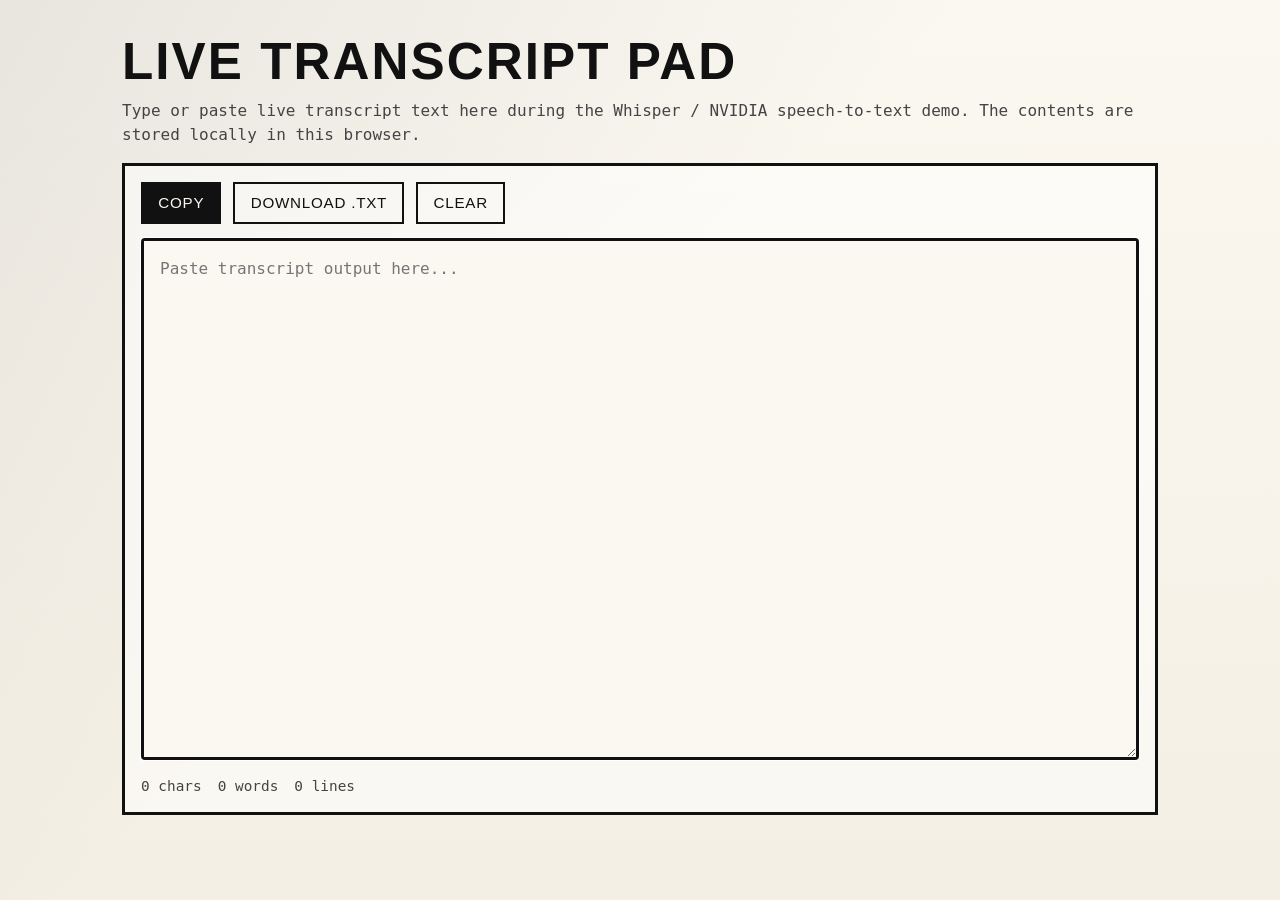
<file: slides/media/live-transcript-demo.html>
<!doctype html>
<html lang="en">
<head>
  <meta charset="utf-8">
  <meta name="viewport" content="width=device-width, initial-scale=1">
  <title>Live Transcript Pad</title>
  <style>
    :root {
      color-scheme: light;
      --paper: #f4efe4;
      --paper-2: #fbf8f1;
      --ink: #111111;
      --ink-2: #444444;
      --accent: #d6c6a5;
    }

    * {
      box-sizing: border-box;
    }

    body {
      margin: 0;
      min-height: 100vh;
      background:
        linear-gradient(135deg, rgba(17, 17, 17, 0.08), transparent 45%),
        linear-gradient(180deg, var(--paper-2), var(--paper));
      color: var(--ink);
      font-family: "IBM Plex Sans Condensed", "Arial Narrow", sans-serif;
    }

    main {
      max-width: 1100px;
      margin: 0 auto;
      padding: 2rem;
    }

    h1 {
      margin: 0 0 0.5rem;
      font-size: clamp(2rem, 4vw, 3.2rem);
      letter-spacing: 0.04em;
      text-transform: uppercase;
    }

    p {
      margin: 0 0 1rem;
      color: var(--ink-2);
      font-family: "IBM Plex Mono", ui-monospace, monospace;
      line-height: 1.5;
    }

    .frame {
      border: 3px solid var(--ink);
      background: rgba(255, 255, 255, 0.55);
      padding: 1rem;
    }

    .controls {
      display: flex;
      flex-wrap: wrap;
      gap: 0.75rem;
      margin-bottom: 0.9rem;
    }

    button {
      appearance: none;
      border: 2px solid var(--ink);
      background: var(--ink);
      color: var(--paper-2);
      padding: 0.65rem 0.95rem;
      font: inherit;
      font-size: 0.95rem;
      letter-spacing: 0.05em;
      text-transform: uppercase;
      cursor: pointer;
    }

    button.secondary {
      background: transparent;
      color: var(--ink);
    }

    textarea {
      width: 100%;
      min-height: 58vh;
      resize: vertical;
      border: 3px solid var(--ink);
      padding: 1rem;
      background: var(--paper-2);
      color: var(--ink);
      font: 1rem/1.5 "IBM Plex Mono", ui-monospace, monospace;
    }

    .stats {
      display: flex;
      gap: 1rem;
      flex-wrap: wrap;
      margin-top: 0.75rem;
      color: var(--ink-2);
      font: 0.9rem/1.4 "IBM Plex Mono", ui-monospace, monospace;
    }
  </style>
</head>
<body>
  <main>
    <h1>Live Transcript Pad</h1>
    <p>Type or paste live transcript text here during the Whisper / NVIDIA speech-to-text demo. The contents are stored locally in this browser.</p>
    <div class="frame">
      <div class="controls">
        <button id="copy">Copy</button>
        <button id="download" class="secondary">Download .txt</button>
        <button id="clear" class="secondary">Clear</button>
      </div>
      <textarea id="pad" placeholder="Paste transcript output here..."></textarea>
      <div class="stats">
        <span id="chars">0 chars</span>
        <span id="words">0 words</span>
        <span id="lines">0 lines</span>
      </div>
    </div>
  </main>
  <script>
    (function () {
      const storageKey = "ai-research-live-transcript-pad";
      const pad = document.getElementById("pad");
      const chars = document.getElementById("chars");
      const words = document.getElementById("words");
      const lines = document.getElementById("lines");
      const copy = document.getElementById("copy");
      const clear = document.getElementById("clear");
      const download = document.getElementById("download");

      function updateStats() {
        const text = pad.value;
        const wordCount = text.trim() ? text.trim().split(/\s+/).length : 0;
        const lineCount = text ? text.split(/\n/).length : 0;
        chars.textContent = `${text.length} chars`;
        words.textContent = `${wordCount} words`;
        lines.textContent = `${lineCount} lines`;
      }

      function save() {
        localStorage.setItem(storageKey, pad.value);
        updateStats();
      }

      pad.value = localStorage.getItem(storageKey) || "";
      updateStats();
      pad.focus();

      pad.addEventListener("input", save);

      copy.addEventListener("click", async function () {
        try {
          await navigator.clipboard.writeText(pad.value);
          copy.textContent = "Copied";
          setTimeout(() => {
            copy.textContent = "Copy";
          }, 1200);
        } catch (err) {
          copy.textContent = "Copy failed";
          setTimeout(() => {
            copy.textContent = "Copy";
          }, 1200);
        }
      });

      clear.addEventListener("click", function () {
        pad.value = "";
        save();
        pad.focus();
      });

      download.addEventListener("click", function () {
        const blob = new Blob([pad.value], { type: "text/plain;charset=utf-8" });
        const url = URL.createObjectURL(blob);
        const link = document.createElement("a");
        link.href = url;
        link.download = "live-transcript.txt";
        link.click();
        URL.revokeObjectURL(url);
      });
    })();
  </script>
</body>
</html>
</file>
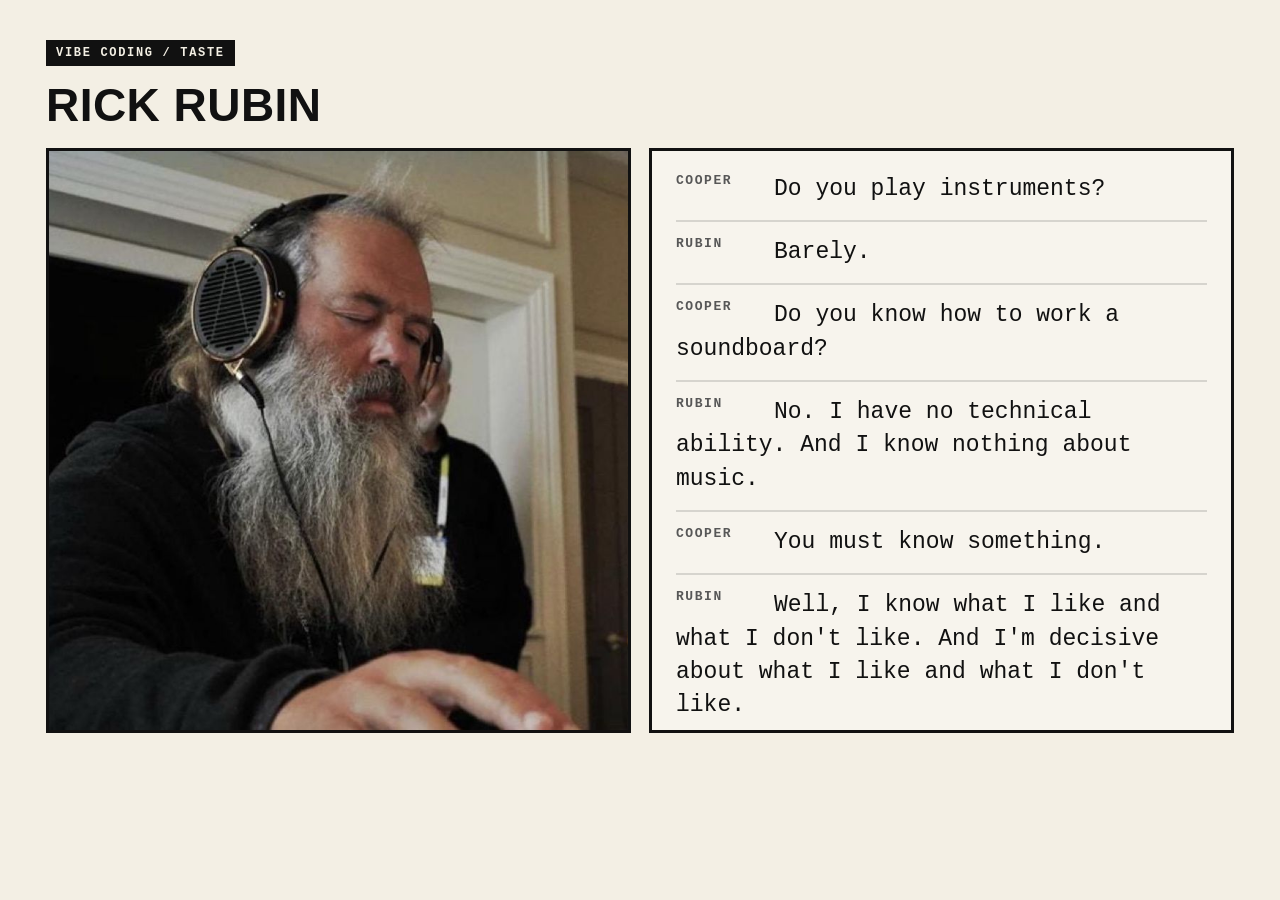
<file: slides/media/rick-rubin-taste-quote.html>
<!doctype html>
<html lang="en">
<head>
  <meta charset="utf-8">
  <meta name="viewport" content="width=device-width, initial-scale=1">
  <title>Rick Rubin on Taste</title>
  <style>
    :root {
      --paper: #f3efe4;
      --ink: #111111;
      --rule: #111111;
      --muted: #575757;
      --mono: "IBM Plex Mono", "SFMono-Regular", Consolas, "Liberation Mono", Menlo, monospace;
      --sans: "IBM Plex Sans Condensed", "Arial Narrow", Arial, sans-serif;
    }

    * {
      box-sizing: border-box;
    }

    body {
      margin: 0;
      min-height: 100vh;
      background: var(--paper);
      color: var(--ink);
      font-family: var(--sans);
    }

    .quote-shell {
      max-width: 1260px;
      margin: 0 auto;
      padding: 40px 36px 48px;
    }

    .quote-kicker {
      display: inline-block;
      margin-bottom: 18px;
      padding: 6px 10px;
      background: var(--ink);
      color: var(--paper);
      font-family: var(--mono);
      font-size: 12px;
      font-weight: 700;
      letter-spacing: 0.14em;
      text-transform: uppercase;
    }

    h1 {
      margin: 0 0 20px;
      font-size: 46px;
      line-height: 0.95;
      text-transform: uppercase;
      letter-spacing: 0.01em;
    }

    .quote-layout {
      display: grid;
      grid-template-columns: repeat(2, minmax(0, 1fr));
      gap: 18px;
      align-items: stretch;
    }

    .quote-figure {
      position: relative;
      margin: 0;
      border: 3px solid var(--rule);
      background: rgba(255, 255, 255, 0.32);
      overflow: hidden;
      aspect-ratio: 1 / 1;
    }

    .quote-figure img {
      position: absolute;
      inset: 0;
      display: block;
      width: 100%;
      height: 100%;
      object-fit: cover;
    }

    .quote-block {
      border: 3px solid var(--rule);
      padding: 22px 24px;
      background: rgba(255, 255, 255, 0.32);
      aspect-ratio: 1 / 1;
      overflow: auto;
    }

    .quote-line + .quote-line {
      margin-top: 14px;
      padding-top: 14px;
      border-top: 2px solid rgba(17, 17, 17, 0.14);
    }

    .speaker {
      display: inline-block;
      min-width: 88px;
      margin-right: 10px;
      font-family: var(--mono);
      font-size: 13px;
      font-weight: 700;
      letter-spacing: 0.12em;
      text-transform: uppercase;
      color: var(--muted);
      vertical-align: top;
    }

    .utterance {
      display: inline;
      font-family: var(--mono);
      font-size: 23px;
      line-height: 1.45;
    }

    @media (max-width: 820px) {
      .quote-shell {
        padding: 28px 20px 32px;
      }

      .quote-layout {
        grid-template-columns: 1fr;
      }

      .quote-figure,
      .quote-block {
        aspect-ratio: auto;
      }

      .quote-figure img {
        position: static;
        height: auto;
      }
    }
  </style>
</head>
<body>
  <main class="quote-shell">
    <div class="quote-kicker">Vibe Coding / Taste</div>
    <h1>Rick Rubin</h1>

    <div class="quote-layout">
      <figure class="quote-figure">
        <img src="https://mnoichl.github.io/workshop_AI_bamberg/slides/images/rick_rubin.jpeg" alt="Rick Rubin portrait">
      </figure>

      <section class="quote-block" aria-label="Rick Rubin quote">
        <div class="quote-line"><span class="speaker">Cooper</span><span class="utterance">Do you play instruments?</span></div>
        <div class="quote-line"><span class="speaker">Rubin</span><span class="utterance">Barely.</span></div>
        <div class="quote-line"><span class="speaker">Cooper</span><span class="utterance">Do you know how to work a soundboard?</span></div>
        <div class="quote-line"><span class="speaker">Rubin</span><span class="utterance">No. I have no technical ability. And I know nothing about music.</span></div>
        <div class="quote-line"><span class="speaker">Cooper</span><span class="utterance">You must know something.</span></div>
        <div class="quote-line"><span class="speaker">Rubin</span><span class="utterance">Well, I know what I like and what I don't like. And I'm decisive about what I like and what I don't like.</span></div>
        <div class="quote-line"><span class="speaker">Cooper</span><span class="utterance">So what are you being paid for?</span></div>
        <div class="quote-line"><span class="speaker">Rubin</span><span class="utterance">The confidence that I have in my taste, and my ability to express what I feel, has proven helpful for artists.</span></div>
      </section>
    </div>

  </main>
</body>
</html>
</file>
